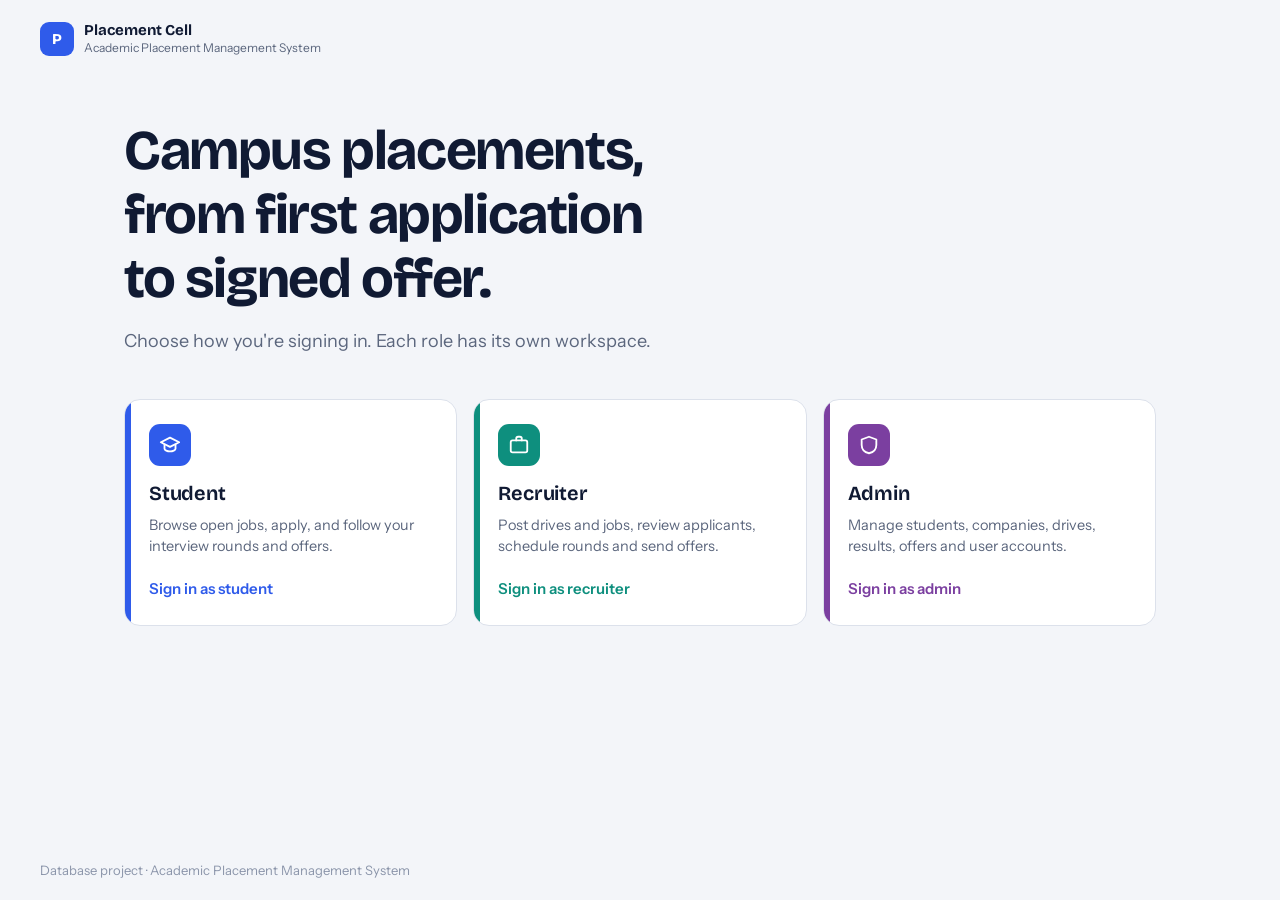
<file: Frontend/index.html>
<!doctype html>
<html lang="en">
<head>
  <meta charset="utf-8">
  <meta name="viewport" content="width=device-width, initial-scale=1">
  <title>Placement Cell · Academic Placement Management System</title>
  <link rel="preconnect" href="https://fonts.googleapis.com">
  <link rel="preconnect" href="https://fonts.gstatic.com" crossorigin>
  <link href="https://fonts.googleapis.com/css2?family=Bricolage+Grotesque:opsz,wght@12..96,600;12..96,700;12..96,800&family=Instrument+Sans:wght@400;500;600;700&display=swap" rel="stylesheet">
  <link rel="stylesheet" href="css/style.css">
</head>
<body>
  <div class="landing">
    <header class="landing-top">
      <a class="brand" href="index.html">
        <span class="brand-mark" style="background:#2f5bea">P</span>
        <span><div class="brand-name">Placement Cell</div><div class="brand-role">Academic Placement Management System</div></span>
      </a>
    </header>
    <main class="landing-hero">
      <h1>Campus placements, from first application to signed offer.</h1>
      <p>Choose how you're signing in. Each role has its own workspace.</p>
      <div class="role-grid">
      <a class="role-card" href="login-student.html" style="--c:#2f5bea">
        <span class="ico"><svg viewBox="0 0 24 24" fill="none" stroke="currentColor" stroke-width="2" stroke-linecap="round" stroke-linejoin="round" aria-hidden="true"><path d="M2 9l10-5 10 5-10 5z"/><path d="M6 11.5V16c0 1.5 3 3 6 3s6-1.5 6-3v-4.5"/></svg></span>
        <h2>Student</h2>
        <p>Browse open jobs, apply, and follow your interview rounds and offers.</p>
        <span class="go">Sign in as student</span>
      </a>
      <a class="role-card" href="login-recruiter.html" style="--c:#0e8f7e">
        <span class="ico"><svg viewBox="0 0 24 24" fill="none" stroke="currentColor" stroke-width="2" stroke-linecap="round" stroke-linejoin="round" aria-hidden="true"><rect x="3" y="7" width="18" height="13" rx="2"/><path d="M9 7V5a2 2 0 0 1 2-2h2a2 2 0 0 1 2 2v2"/></svg></span>
        <h2>Recruiter</h2>
        <p>Post drives and jobs, review applicants, schedule rounds and send offers.</p>
        <span class="go">Sign in as recruiter</span>
      </a>
      <a class="role-card" href="login-admin.html" style="--c:#7b3fa0">
        <span class="ico"><svg viewBox="0 0 24 24" fill="none" stroke="currentColor" stroke-width="2" stroke-linecap="round" stroke-linejoin="round" aria-hidden="true"><path d="M12 3l8 3v6c0 5-3.5 8-8 9-4.5-1-8-4-8-9V6z"/></svg></span>
        <h2>Admin</h2>
        <p>Manage students, companies, drives, results, offers and user accounts.</p>
        <span class="go">Sign in as admin</span>
      </a>
      </div>
    </main>
    <footer class="landing-foot">Database project · Academic Placement Management System</footer>
  </div>
</body>
</html>
</file>
<file: Frontend/css/style.css>
/* Academic Placement Management System — shared styles */

:root {
  --paper: #f3f5f9;
  --surface: #ffffff;
  --ink: #101a33;
  --ink-2: #1b2848;
  --muted: #5b667d;
  --faint: #8b95aa;
  --line: #dce1eb;
  --line-soft: #e9edf4;
  --marigold: #f5b301;
  --accent: #2f5bea;
  --accent-ink: #ffffff;
  --accent-soft: #e6ecfd;

  --ok: #17803d;
  --ok-soft: #e3f4e8;
  --warn: #9a6700;
  --warn-soft: #fdf1d3;
  --bad: #b42318;
  --bad-soft: #fde8e6;
  --info: #3b4a6b;
  --info-soft: #e8ecf4;

  --font-body: "Instrument Sans", system-ui, -apple-system, "Segoe UI", Roboto, sans-serif;
  --font-display: "Bricolage Grotesque", "Instrument Sans", system-ui, sans-serif;

  --r-sm: 6px;
  --r-md: 10px;
  --r-lg: 16px;
  --sidebar: 244px;
}

body[data-role="student"] { --accent: #2f5bea; --accent-soft: #e6ecfd; }
body[data-role="recruiter"] { --accent: #0e8f7e; --accent-soft: #dcf3ef; }
body[data-role="admin"] { --accent: #7b3fa0; --accent-soft: #f0e6f7; }

*, *::before, *::after { box-sizing: border-box; }
html { -webkit-text-size-adjust: 100%; }
body {
  margin: 0;
  font-family: var(--font-body);
  font-size: 15px;
  line-height: 1.5;
  color: var(--ink);
  background: var(--paper);
}
h1, h2, h3, h4 { font-family: var(--font-display); margin: 0; line-height: 1.15; letter-spacing: -0.01em; }
h1 { font-size: 28px; font-weight: 700; }
h2 { font-size: 20px; font-weight: 650; }
h3 { font-size: 16px; font-weight: 650; }
p { margin: 0; }
a { color: var(--accent); }
button, input, select, textarea { font: inherit; color: inherit; }
:focus-visible { outline: 3px solid var(--marigold); outline-offset: 2px; border-radius: 4px; }
.hidden { display: none !important; }
.muted { color: var(--muted); }
.faint { color: var(--faint); }
.mono { font-variant-numeric: tabular-nums; }
.sr-only { position: absolute; width: 1px; height: 1px; overflow: hidden; clip: rect(0 0 0 0); white-space: nowrap; }

/* ---------- App shell ---------- */
.shell { display: grid; grid-template-columns: var(--sidebar) 1fr; min-height: 100vh; }
.sidebar {
  background: var(--ink);
  color: #c9d1e4;
  display: flex;
  flex-direction: column;
  position: sticky;
  top: 0;
  height: 100vh;
  padding: 22px 14px 16px;
}
.brand { display: flex; align-items: center; gap: 10px; padding: 0 8px 22px; color: #fff; text-decoration: none; }
.brand-mark {
  width: 34px; height: 34px; border-radius: 9px;
  background: var(--accent);
  display: grid; place-items: center;
  font-family: var(--font-display); font-weight: 800; font-size: 15px; color: #fff;
  flex: none;
}
.brand-name { font-family: var(--font-display); font-weight: 700; font-size: 15px; line-height: 1.1; }
.brand-role { font-size: 12px; color: #93a0bd; }
.nav { display: flex; flex-direction: column; gap: 2px; overflow-y: auto; flex: 1; }
.nav a {
  display: flex; align-items: center; gap: 11px;
  padding: 9px 10px; border-radius: 8px;
  color: #c9d1e4; text-decoration: none; font-weight: 500;
  border-left: 3px solid transparent;
}
.nav a:hover { background: var(--ink-2); color: #fff; }
.nav a[aria-current="page"] { background: var(--ink-2); color: #fff; border-left-color: var(--marigold); }
.nav svg { width: 18px; height: 18px; flex: none; opacity: .9; }
.nav-sep { height: 1px; background: #26335a; margin: 10px 8px; }
.sidebar-foot { border-top: 1px solid #26335a; padding: 14px 8px 0; font-size: 13px; }
.sidebar-foot .who { color: #fff; font-weight: 600; overflow: hidden; text-overflow: ellipsis; white-space: nowrap; }
.sidebar-foot button {
  margin-top: 10px; width: 100%; background: transparent; color: #c9d1e4;
  border: 1px solid #34436e; border-radius: 8px; padding: 8px; cursor: pointer;
}
.sidebar-foot button:hover { background: var(--ink-2); color: #fff; }

.main { min-width: 0; display: flex; flex-direction: column; }
.topbar { display: none; align-items: center; gap: 12px; padding: 12px 16px; background: var(--ink); color: #fff; position: sticky; top: 0; z-index: 20; }
.topbar button { background: transparent; border: 1px solid #34436e; color: #fff; border-radius: 8px; padding: 6px 10px; cursor: pointer; }
.page { padding: 30px 36px 60px; max-width: 1240px; width: 100%; }
.page-head { display: flex; align-items: flex-end; justify-content: space-between; gap: 16px; flex-wrap: wrap; margin-bottom: 22px; }
.page-head p { color: var(--muted); margin-top: 4px; max-width: 62ch; }
.page-actions { display: flex; gap: 10px; flex-wrap: wrap; align-items: center; }

/* ---------- Buttons & forms ---------- */
.btn {
  display: inline-flex; align-items: center; justify-content: center; gap: 7px;
  border: 1px solid var(--line); background: var(--surface); color: var(--ink);
  padding: 8px 14px; border-radius: 8px; cursor: pointer; font-weight: 600; font-size: 14px;
  text-decoration: none; white-space: nowrap;
}
.btn:hover { border-color: #b9c2d6; background: #fafbfd; }
.btn:disabled { opacity: .55; cursor: not-allowed; }
.btn-primary { background: var(--accent); border-color: var(--accent); color: var(--accent-ink); }
.btn-primary:hover { background: var(--accent); filter: brightness(.93); border-color: var(--accent); }
.btn-danger { color: var(--bad); border-color: #f0c4bf; }
.btn-danger:hover { background: var(--bad-soft); border-color: #e7a7a0; }
.btn-sm { padding: 5px 10px; font-size: 13px; border-radius: 7px; }
.btn svg { width: 16px; height: 16px; }

.field { display: flex; flex-direction: column; gap: 5px; }
.field label { font-weight: 600; font-size: 13.5px; }
.field .hint { font-size: 12.5px; color: var(--muted); }
.field .req { color: var(--bad); }
.input, select.input, textarea.input {
  width: 100%; padding: 9px 11px; background: var(--surface);
  border: 1px solid var(--line); border-radius: 8px; min-height: 40px;
}
textarea.input { min-height: 88px; resize: vertical; }
.input:hover { border-color: #b9c2d6; }
.input:focus { outline: none; border-color: var(--accent); box-shadow: 0 0 0 3px var(--accent-soft); }
.input[readonly], .input:disabled { background: #f0f2f7; color: var(--muted); }
.form-grid { display: grid; grid-template-columns: repeat(2, minmax(0, 1fr)); gap: 16px; }
.form-grid .full { grid-column: 1 / -1; }
.form-error { background: var(--bad-soft); color: var(--bad); border-radius: 8px; padding: 10px 12px; font-size: 14px; margin-bottom: 14px; }

/* ---------- Panels, stats ---------- */
.panel { background: var(--surface); border: 1px solid var(--line); border-radius: var(--r-md); }
.panel-pad { padding: 20px; }
.panel-head { display: flex; align-items: center; justify-content: space-between; gap: 12px; padding: 16px 20px; border-bottom: 1px solid var(--line-soft); }
.stats { display: grid; grid-template-columns: repeat(auto-fit, minmax(170px, 1fr)); gap: 14px; margin-bottom: 22px; }
.stat { background: var(--surface); border: 1px solid var(--line); border-radius: var(--r-md); padding: 16px 18px; }
.stat .n { font-family: var(--font-display); font-size: 32px; font-weight: 700; line-height: 1; font-variant-numeric: tabular-nums; }
.stat .l { color: var(--muted); font-size: 13.5px; margin-top: 8px; }
.stat.hl { border-color: var(--accent); box-shadow: inset 4px 0 0 var(--accent); }
.grid-2 { display: grid; grid-template-columns: repeat(2, minmax(0, 1fr)); gap: 18px; }
.stack { display: flex; flex-direction: column; gap: 18px; }

/* ---------- Tables ---------- */
.table-wrap { overflow-x: auto; }
table.data { width: 100%; border-collapse: collapse; font-size: 14px; }
table.data th {
  text-align: left; font-weight: 600; color: var(--muted); font-size: 13px;
  padding: 11px 16px; border-bottom: 1px solid var(--line); background: #fafbfd; white-space: nowrap;
}
table.data td { padding: 12px 16px; border-bottom: 1px solid var(--line-soft); vertical-align: middle; }
table.data tr:last-child td { border-bottom: none; }
table.data tbody tr:hover { background: #fafbfd; }
table.data td.num, table.data th.num { text-align: right; font-variant-numeric: tabular-nums; }
table.data td.actions { text-align: right; white-space: nowrap; }
table.data td.actions .btn + .btn { margin-left: 6px; }
.cell-main { font-weight: 600; }
.cell-sub { color: var(--muted); font-size: 13px; }
.toolbar { display: flex; gap: 10px; padding: 14px 16px; border-bottom: 1px solid var(--line-soft); flex-wrap: wrap; align-items: center; }
.toolbar .input { max-width: 280px; min-height: 36px; padding: 6px 10px; }
.toolbar .count { margin-left: auto; color: var(--muted); font-size: 13px; }

/* ---------- Badges ---------- */
.badge { display: inline-flex; align-items: center; gap: 6px; padding: 2px 10px; border-radius: 999px; font-size: 12.5px; font-weight: 600; background: var(--info-soft); color: var(--info); white-space: nowrap; }
.badge::before { content: ""; width: 6px; height: 6px; border-radius: 50%; background: currentColor; }
.b-selected, .b-accepted, .b-passed, .b-completed, .b-ok { background: var(--ok-soft); color: var(--ok); }
.b-shortlisted, .b-pending, .b-ongoing, .b-warn { background: var(--warn-soft); color: var(--warn); }
.b-rejected, .b-failed, .b-cancelled, .b-bad { background: var(--bad-soft); color: var(--bad); }
.b-applied, .b-upcoming { background: var(--accent-soft); color: var(--accent); }
.b-withdrawn { background: var(--info-soft); color: var(--faint); }
.chip { display: inline-block; padding: 1px 8px; border-radius: 6px; font-size: 12.5px; font-weight: 600; background: var(--info-soft); color: var(--info); }
.chip.ok { background: var(--ok-soft); color: var(--ok); }
.chip.bad { background: var(--bad-soft); color: var(--bad); }

/* ---------- Status breakdown bar ---------- */
.breakdown-bar { display: flex; height: 12px; border-radius: 999px; overflow: hidden; background: var(--line-soft); }
.breakdown-bar span { display: block; min-width: 4px; }
.breakdown-legend { display: flex; flex-wrap: wrap; gap: 6px 18px; margin-top: 12px; font-size: 13.5px; }
.breakdown-legend i { display: inline-block; width: 10px; height: 10px; border-radius: 3px; margin-right: 6px; }
.seg-applied { background: #7f93c9; } .seg-shortlisted { background: #e0a100; }
.seg-selected { background: #2e9e57; } .seg-rejected { background: #d4574a; } .seg-withdrawn { background: #b4bbcb; }
.seg-pending { background: #e0a100; } .seg-accepted { background: #2e9e57; }
.seg-student { background: #2f5bea; } .seg-recruiter { background: #0e8f7e; } .seg-admin { background: #7b3fa0; }
.seg-upcoming { background: #7f93c9; } .seg-ongoing { background: #e0a100; } .seg-completed { background: #2e9e57; } .seg-cancelled { background: #d4574a; }

.bar-rows { display: flex; flex-direction: column; gap: 10px; }
.bar-row { display: grid; grid-template-columns: 150px 1fr 40px; gap: 12px; align-items: center; font-size: 14px; }
.bar-row .track { height: 10px; background: var(--line-soft); border-radius: 999px; overflow: hidden; }
.bar-row .fill { height: 100%; background: var(--accent); border-radius: 999px; }
.bar-row .v { text-align: right; font-variant-numeric: tabular-nums; font-weight: 600; }
.bar-row .name { overflow: hidden; text-overflow: ellipsis; white-space: nowrap; }

/* ---------- Job rows (student) ---------- */
.job-list { display: flex; flex-direction: column; }
.job { display: grid; grid-template-columns: 1fr auto; gap: 14px; padding: 18px 20px; border-bottom: 1px solid var(--line-soft); align-items: center; }
.job:last-child { border-bottom: none; }
.job-title { font-family: var(--font-display); font-weight: 650; font-size: 17px; }
.job-meta { display: flex; flex-wrap: wrap; gap: 4px 16px; margin-top: 6px; color: var(--muted); font-size: 13.5px; }
.job-meta b { color: var(--ink); font-weight: 600; }
.job-side { display: flex; align-items: center; gap: 10px; }
.job-pay { font-family: var(--font-display); font-weight: 700; font-size: 20px; text-align: right; line-height: 1.1; }
.job-pay small { display: block; font-family: var(--font-body); font-weight: 500; font-size: 12px; color: var(--muted); }

/* ---------- Interview pipeline (student) ---------- */
.app-track { padding: 20px 22px; border-bottom: 1px solid var(--line-soft); }
.app-track:last-child { border-bottom: none; }
.app-track-head { display: flex; justify-content: space-between; gap: 12px; flex-wrap: wrap; align-items: baseline; margin-bottom: 18px; }
.pipeline { list-style: none; margin: 0; padding: 0; display: flex; align-items: flex-start; gap: 0; overflow-x: auto; padding-bottom: 4px; }
.step { flex: 1 0 128px; position: relative; padding-top: 30px; padding-right: 10px; min-width: 128px; }
.step::before { content: ""; position: absolute; top: 11px; left: 22px; right: 0; height: 3px; background: var(--line); }
.step:last-child::before { display: none; }
.step.passed::before { background: var(--ok); }
.step .dot {
  position: absolute; top: 0; left: 0; width: 24px; height: 24px; border-radius: 50%;
  background: var(--surface); border: 3px solid var(--line); display: grid; place-items: center; z-index: 1;
}
.step.passed .dot { background: var(--ok); border-color: var(--ok); color: #fff; }
.step.failed .dot { background: var(--bad); border-color: var(--bad); color: #fff; }
.step.current .dot { border-color: var(--marigold); background: var(--marigold); box-shadow: 0 0 0 5px #fdecb8; }
.step .dot svg { width: 12px; height: 12px; }
.step .s-name { font-weight: 600; font-size: 14px; }
.step .s-res { font-size: 12.5px; color: var(--muted); }
.step.passed .s-res { color: var(--ok); }
.step.failed .s-res { color: var(--bad); }
.step.current .s-res { color: var(--warn); font-weight: 600; }

/* ---------- Offer cards ---------- */
.offer-grid { display: grid; grid-template-columns: repeat(auto-fill, minmax(300px, 1fr)); gap: 16px; }
.offer { background: var(--surface); border: 1px solid var(--line); border-radius: var(--r-md); padding: 20px; display: flex; flex-direction: column; gap: 10px; }
.offer.accepted { border-color: #9fd3b0; box-shadow: inset 4px 0 0 var(--ok); }
.offer .pkg { font-family: var(--font-display); font-weight: 700; font-size: 30px; line-height: 1; }
.offer .pkg small { font-family: var(--font-body); font-size: 14px; font-weight: 500; color: var(--muted); margin-left: 4px; }

/* ---------- Definition lists ---------- */
dl.kv { display: grid; grid-template-columns: 150px 1fr; gap: 10px 16px; margin: 0; }
dl.kv dt { color: var(--muted); font-size: 13.5px; }
dl.kv dd { margin: 0; font-weight: 500; overflow-wrap: anywhere; }

/* ---------- Empty, loading, toast, modal ---------- */
.empty { text-align: center; padding: 48px 24px; color: var(--muted); }
.empty h3 { color: var(--ink); margin-bottom: 6px; }
.empty .btn { margin-top: 16px; }
.loading { padding: 40px; text-align: center; color: var(--muted); }
.spinner { display: inline-block; width: 18px; height: 18px; border: 3px solid var(--line); border-top-color: var(--accent); border-radius: 50%; animation: spin .8s linear infinite; vertical-align: -4px; margin-right: 8px; }
@keyframes spin { to { transform: rotate(360deg); } }
.notice { background: var(--info-soft); color: var(--info); border-radius: 8px; padding: 10px 14px; font-size: 13.5px; }
.notice.warn { background: var(--warn-soft); color: var(--warn); }
.notice.bad { background: var(--bad-soft); color: var(--bad); }

.toasts { position: fixed; right: 18px; bottom: 18px; display: flex; flex-direction: column; gap: 10px; z-index: 100; max-width: min(380px, calc(100vw - 36px)); }
.toast { background: var(--ink); color: #fff; padding: 12px 16px; border-radius: 10px; box-shadow: 0 8px 28px rgba(16, 26, 51, .28); font-size: 14px; border-left: 4px solid var(--ok); animation: toast-in .18s ease-out; }
.toast.error { border-left-color: #f0645a; }
@keyframes toast-in { from { transform: translateY(8px); opacity: 0; } to { transform: none; opacity: 1; } }

.overlay { position: fixed; inset: 0; background: rgba(16, 26, 51, .5); display: flex; align-items: flex-start; justify-content: center; padding: 6vh 16px; overflow-y: auto; z-index: 90; }
.modal { background: var(--surface); border-radius: var(--r-lg); width: min(640px, 100%); box-shadow: 0 24px 60px rgba(16, 26, 51, .35); animation: pop .16s ease-out; }
.modal.narrow { width: min(440px, 100%); }
@keyframes pop { from { transform: translateY(10px) scale(.99); opacity: 0; } to { transform: none; opacity: 1; } }
.modal-head { display: flex; justify-content: space-between; align-items: center; gap: 12px; padding: 18px 22px; border-bottom: 1px solid var(--line-soft); }
.modal-x { background: transparent; border: none; font-size: 24px; line-height: 1; cursor: pointer; color: var(--muted); padding: 2px 8px; border-radius: 6px; }
.modal-x:hover { background: var(--line-soft); }
.modal-body { padding: 22px; }
.modal-foot { display: flex; justify-content: flex-end; gap: 10px; padding: 14px 22px; border-top: 1px solid var(--line-soft); background: #fafbfd; border-radius: 0 0 var(--r-lg) var(--r-lg); }

/* ---------- Landing & login ---------- */
.landing { min-height: 100vh; display: grid; grid-template-rows: auto 1fr auto; }
.landing-top { padding: 22px 40px; display: flex; align-items: center; gap: 12px; }
.landing-top .brand { padding: 0; color: var(--ink); }
.landing-top .brand-role { color: var(--muted); }
.landing-hero { max-width: 1080px; width: 100%; margin: 0 auto; padding: 40px 24px 60px; }
.landing-hero h1 { font-size: clamp(34px, 5vw, 56px); letter-spacing: -0.025em; max-width: 16ch; }
.landing-hero > p { margin-top: 16px; font-size: 18px; color: var(--muted); max-width: 52ch; }
.role-grid { display: grid; grid-template-columns: repeat(3, minmax(0, 1fr)); gap: 16px; margin-top: 44px; }
.role-card {
  display: flex; flex-direction: column; gap: 10px; text-decoration: none; color: var(--ink);
  background: var(--surface); border: 1px solid var(--line); border-radius: var(--r-lg); padding: 24px; position: relative; overflow: hidden;
  transition: border-color .15s, transform .15s;
}
.role-card::before { content: ""; position: absolute; left: 0; top: 0; bottom: 0; width: 6px; background: var(--c); }
.role-card:hover { border-color: var(--c); transform: translateY(-2px); }
.role-card .ico { width: 42px; height: 42px; border-radius: 11px; background: var(--c); color: #fff; display: grid; place-items: center; }
.role-card .ico svg { width: 22px; height: 22px; }
.role-card h2 { margin-top: 6px; }
.role-card p { color: var(--muted); font-size: 14.5px; }
.role-card .go { margin-top: auto; padding-top: 10px; font-weight: 600; color: var(--c); }
.landing-foot { padding: 20px 40px; color: var(--faint); font-size: 13px; }

.login { min-height: 100vh; display: grid; grid-template-columns: minmax(320px, 5fr) 6fr; }
.login-side { background: var(--accent); color: #fff; padding: 40px 44px; display: flex; flex-direction: column; justify-content: space-between; position: relative; overflow: hidden; }
.login-side .brand { padding: 0; }
.login-side h1 { font-size: clamp(30px, 3.4vw, 44px); letter-spacing: -0.02em; max-width: 14ch; }
.login-side p { margin-top: 14px; color: rgba(255, 255, 255, .85); max-width: 40ch; font-size: 16px; }
.login-side ul { list-style: none; padding: 0; margin: 28px 0 0; display: flex; flex-direction: column; gap: 10px; }
.login-side li { display: flex; gap: 10px; align-items: flex-start; font-size: 14.5px; color: rgba(255, 255, 255, .92); }
.login-side li svg { width: 18px; height: 18px; flex: none; margin-top: 2px; color: var(--marigold); }
.login-side .brand-mark { background: rgba(255, 255, 255, .2); }
.login-side .brand-role { color: rgba(255, 255, 255, .8); }
.login-main { display: grid; place-items: center; padding: 40px 24px; background: var(--paper); }
.login-card { width: min(400px, 100%); }
.login-card h2 { font-size: 26px; }
.login-card > p { color: var(--muted); margin: 6px 0 24px; }
.login-card form { display: flex; flex-direction: column; gap: 16px; }
.login-card .btn-primary { padding: 11px; font-size: 15px; }
.login-links { margin-top: 22px; font-size: 14px; color: var(--muted); display: flex; flex-direction: column; gap: 6px; }
.pw-wrap { position: relative; }
.pw-wrap .input { padding-right: 64px; }
.pw-toggle { position: absolute; right: 6px; top: 50%; transform: translateY(-50%); background: none; border: none; color: var(--muted); font-weight: 600; font-size: 13px; cursor: pointer; padding: 6px 8px; border-radius: 6px; }
.pw-toggle:hover { background: var(--line-soft); }

/* ---------- Responsive ---------- */
@media (max-width: 960px) {
  .shell { grid-template-columns: 1fr; }
  .sidebar { position: fixed; left: 0; top: 0; bottom: 0; width: 260px; transform: translateX(-100%); transition: transform .2s; z-index: 50; }
  body.nav-open .sidebar { transform: none; }
  body.nav-open::after { content: ""; position: fixed; inset: 0; background: rgba(16, 26, 51, .45); z-index: 40; }
  .topbar { display: flex; }
  .page { padding: 22px 16px 50px; }
  .grid-2 { grid-template-columns: 1fr; }
  .role-grid { grid-template-columns: 1fr; }
  .login { grid-template-columns: 1fr; }
  .login-side { padding: 28px 24px; gap: 28px; }
  .login-side ul { display: none; }
}
@media (max-width: 600px) {
  .form-grid { grid-template-columns: 1fr; }
  .job { grid-template-columns: 1fr; }
  .job-side { justify-content: space-between; }
  dl.kv { grid-template-columns: 1fr; gap: 2px 0; }
  dl.kv dd { margin-bottom: 10px; }
  .bar-row { grid-template-columns: 100px 1fr 32px; }
  .landing-top, .landing-foot { padding-left: 20px; padding-right: 20px; }
}
@media (prefers-reduced-motion: reduce) {
  *, *::before, *::after { animation: none !important; transition: none !important; }
}
</file>
